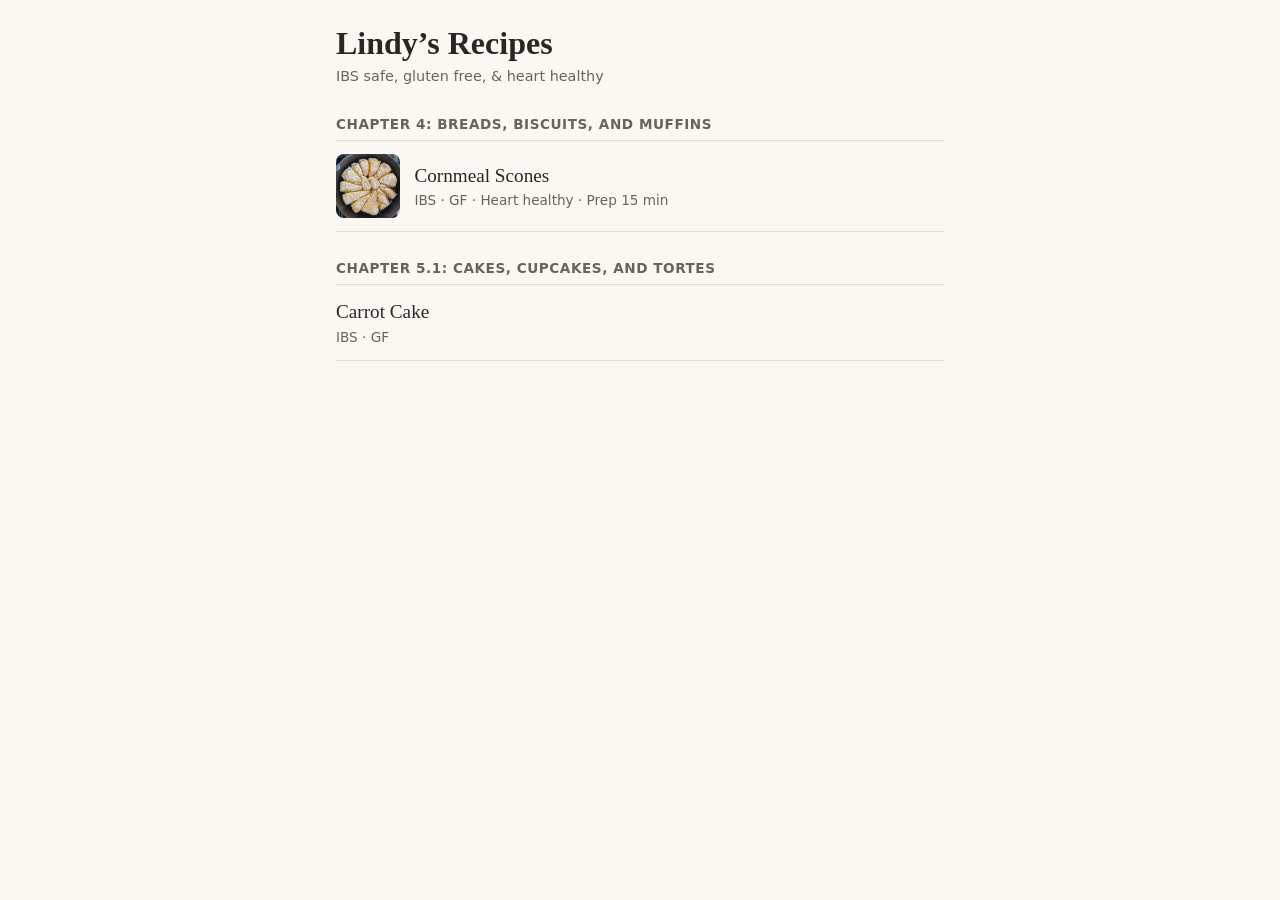
<file: index.html>
<!doctype html>
<html lang="en">
<head>
<meta charset="utf-8">
<meta name="viewport" content="width=device-width, initial-scale=1">
<title>Lindy’s Recipes</title>
<link rel="stylesheet" href="style.css">
</head>
<body>
<main>
<h1 class="site-title">Lindy’s Recipes</h1>
<p class="subtitle">IBS safe, gluten free, &amp; heart healthy</p>
<section class="chapter-group" id="chapter-4">
<h2 class="chapter-heading">Chapter 4: Breads, Biscuits, and Muffins</h2>
<ul class="recipe-list">
<li><a href="cornmeal-scones.html"><img src="images/cornmeal-scones.jpg" alt="" loading="lazy"><span><span class="name">Cornmeal Scones</span><span class="sub">IBS &middot; GF &middot; Heart healthy &middot; Prep 15 min</span></span></a></li>
</ul>
</section>
<section class="chapter-group" id="chapter-5-1">
<h2 class="chapter-heading">Chapter 5.1: Cakes, Cupcakes, and Tortes</h2>
<ul class="recipe-list">
<li><a href="carrot-cake.html"><span><span class="name">Carrot Cake</span><span class="sub">IBS &middot; GF</span></span></a></li>
</ul>
</section>
</main>
</body>
</html>
</file>
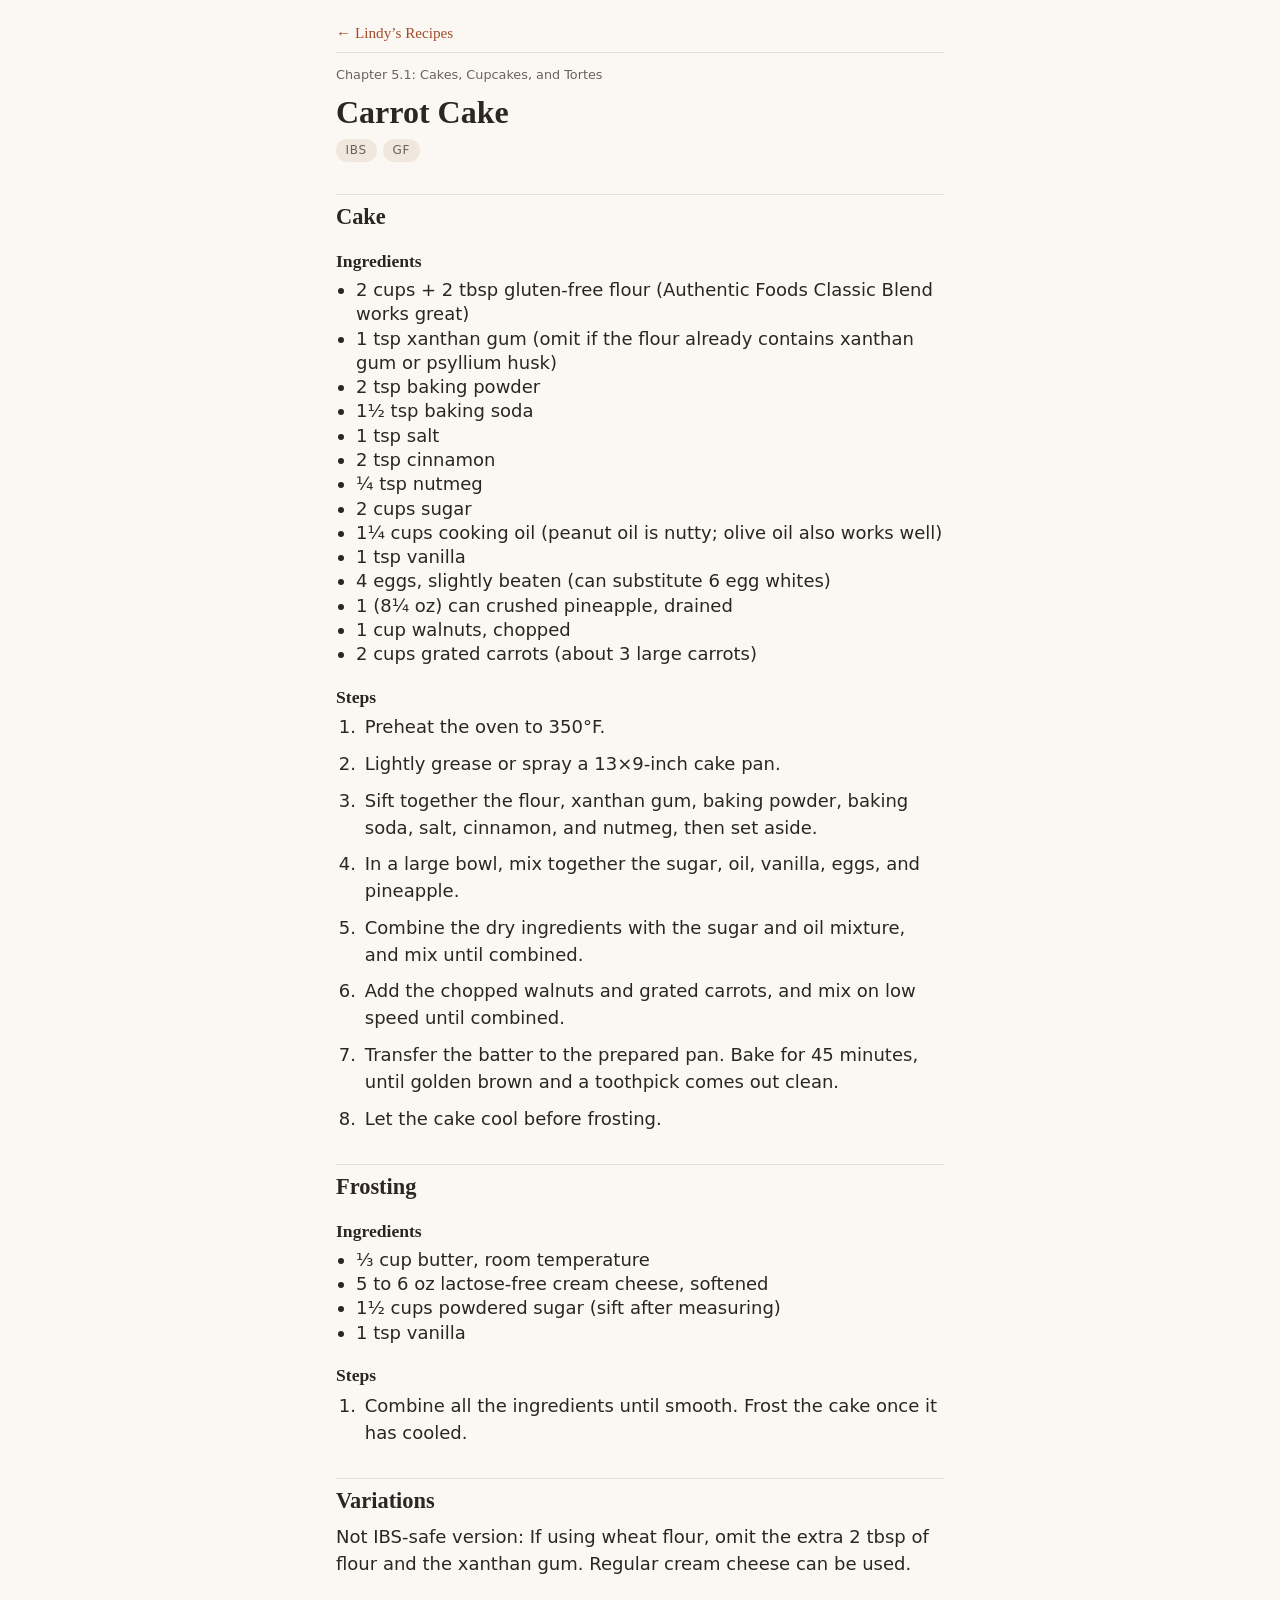
<file: carrot-cake.html>
<!doctype html>
<html lang="en">
<head>
<meta charset="utf-8">
<meta name="viewport" content="width=device-width, initial-scale=1">
<title>Carrot Cake &ndash; Lindy’s Recipes</title>
<link rel="stylesheet" href="style.css">
</head>
<body>
<main>
<nav class="site-bar"><a class="back" href="index.html">&larr; Lindy’s Recipes</a></nav>
<article class="recipe">
<header>
<p class="chapter"><a href="index.html#chapter-5-1">Chapter 5.1: Cakes, Cupcakes, and Tortes</a></p>
<h1>Carrot Cake</h1>
<ul class="tags"><li>IBS</li><li>GF</li></ul>
</header>
<section class="part">
<h2>Cake</h2>
<h3>Ingredients</h3>
<ul class="ingredients"><li>2 cups + 2 tbsp gluten-free flour (Authentic Foods Classic Blend works great)</li><li>1 tsp xanthan gum (omit if the flour already contains xanthan gum or psyllium husk)</li><li>2 tsp baking powder</li><li>1½ tsp baking soda</li><li>1 tsp salt</li><li>2 tsp cinnamon</li><li>¼ tsp nutmeg</li><li>2 cups sugar</li><li>1¼ cups cooking oil (peanut oil is nutty; olive oil also works well)</li><li>1 tsp vanilla</li><li>4 eggs, slightly beaten (can substitute 6 egg whites)</li><li>1 (8¼ oz) can crushed pineapple, drained</li><li>1 cup walnuts, chopped</li><li>2 cups grated carrots (about 3 large carrots)</li></ul>
<h3>Steps</h3>
<ol class="steps"><li>Preheat the oven to 350°F.</li><li>Lightly grease or spray a 13×9-inch cake pan.</li><li>Sift together the flour, xanthan gum, baking powder, baking soda, salt, cinnamon, and nutmeg, then set aside.</li><li>In a large bowl, mix together the sugar, oil, vanilla, eggs, and pineapple.</li><li>Combine the dry ingredients with the sugar and oil mixture, and mix until combined.</li><li>Add the chopped walnuts and grated carrots, and mix on low speed until combined.</li><li>Transfer the batter to the prepared pan. Bake for 45 minutes, until golden brown and a toothpick comes out clean.</li><li>Let the cake cool before frosting.</li></ol>
</section>
<section class="part">
<h2>Frosting</h2>
<h3>Ingredients</h3>
<ul class="ingredients"><li>⅓ cup butter, room temperature</li><li>5 to 6 oz lactose-free cream cheese, softened</li><li>1½ cups powdered sugar (sift after measuring)</li><li>1 tsp vanilla</li></ul>
<h3>Steps</h3>
<ol class="steps"><li>Combine all the ingredients until smooth. Frost the cake once it has cooled.</li></ol>
</section>
<section class="notes">
<h2>Variations</h2>
<p>Not IBS-safe version: If using wheat flour, omit the extra 2 tbsp of flour and the xanthan gum. Regular cream cheese can be used.</p>
</section>
</article>
</main>
</body>
</html>
</file>
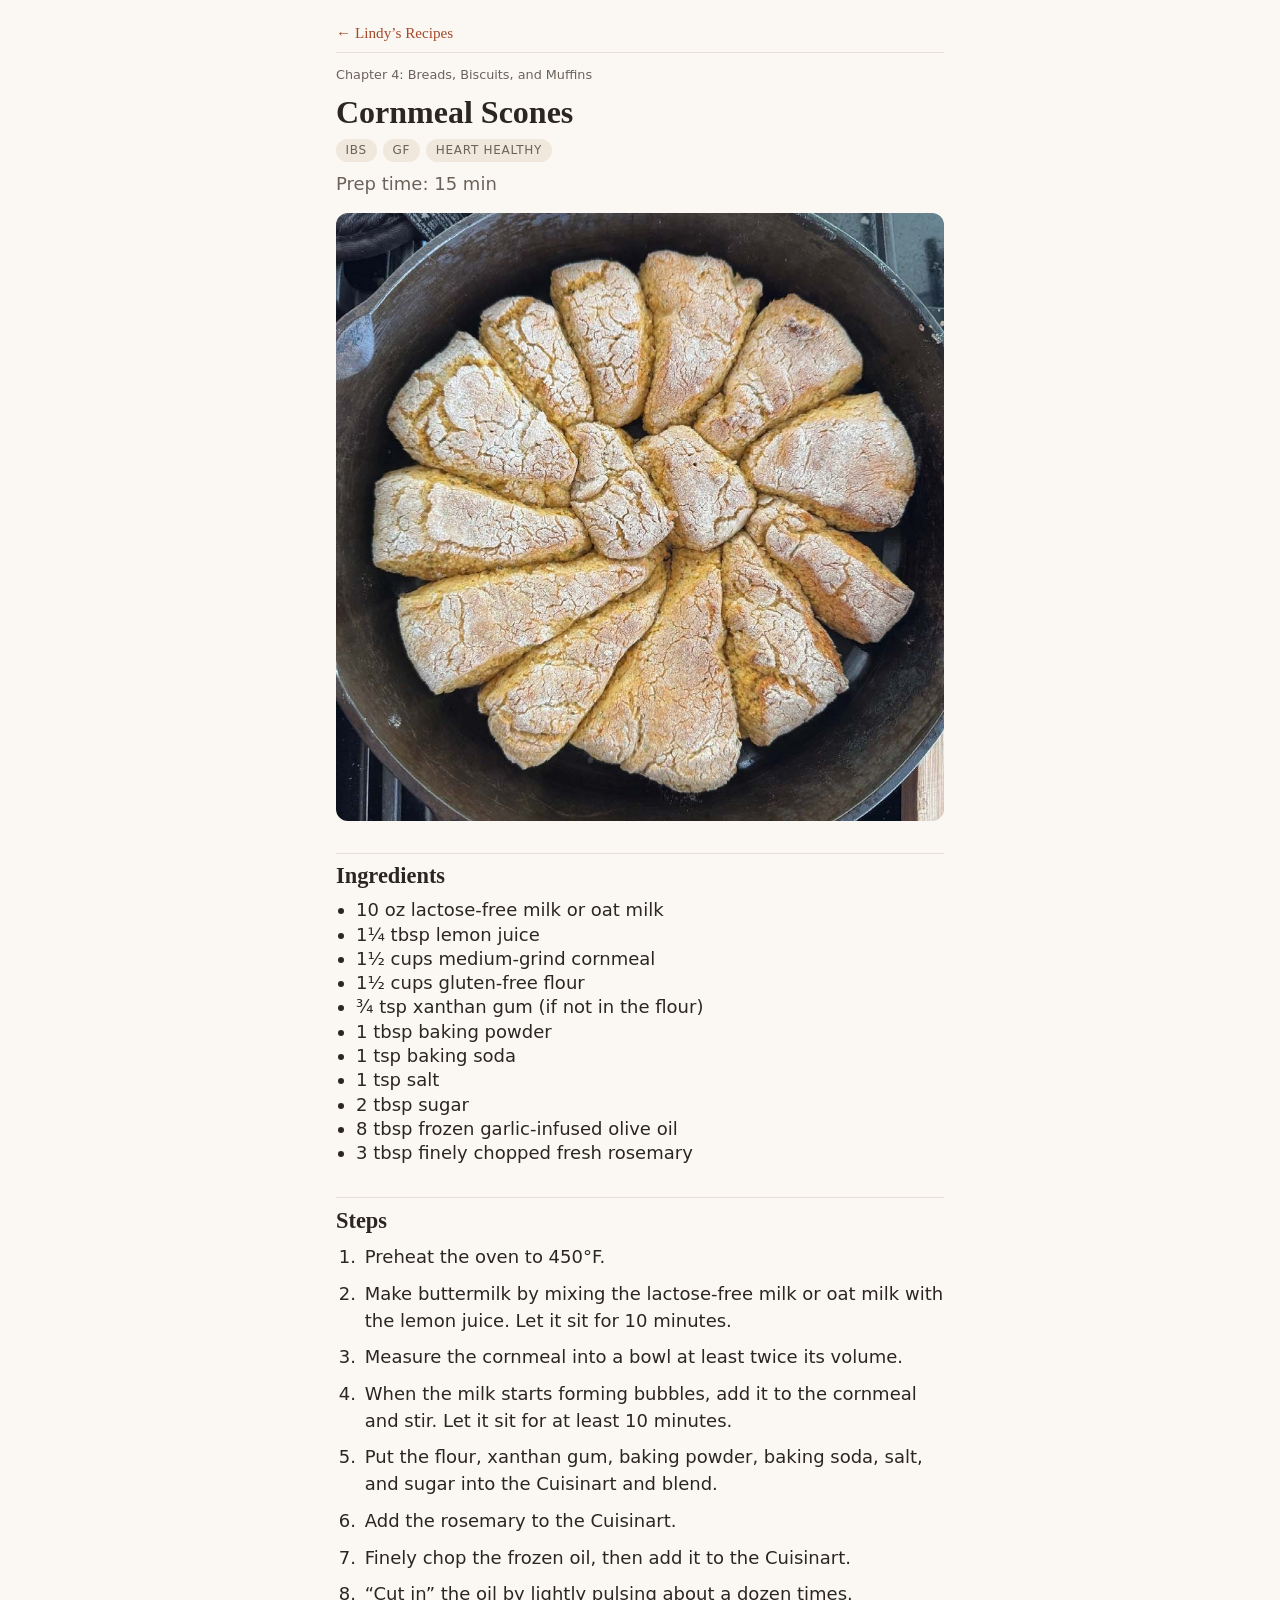
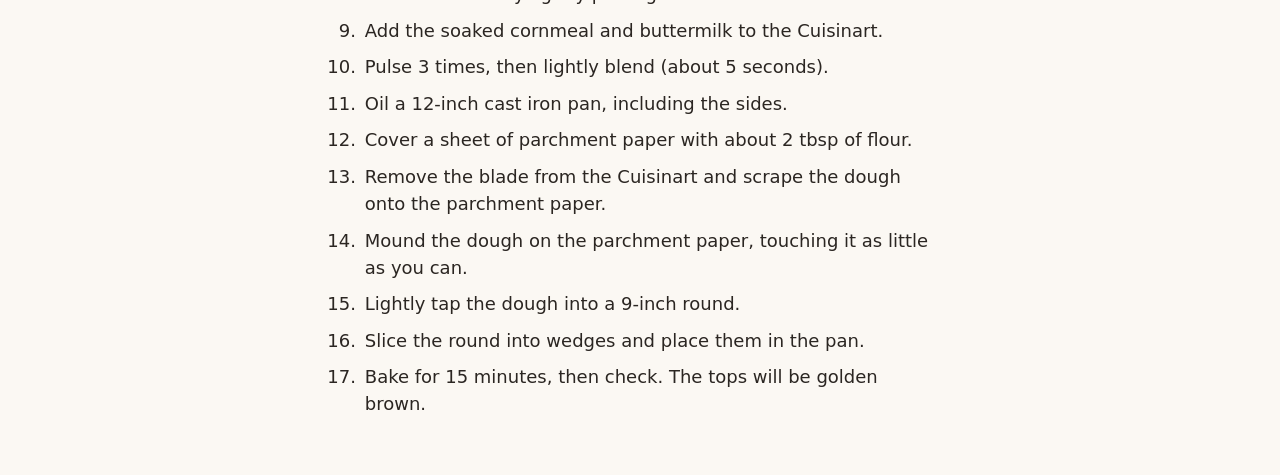
<file: cornmeal-scones.html>
<!doctype html>
<html lang="en">
<head>
<meta charset="utf-8">
<meta name="viewport" content="width=device-width, initial-scale=1">
<title>Cornmeal Scones &ndash; Lindy’s Recipes</title>
<link rel="stylesheet" href="style.css">
</head>
<body>
<main>
<nav class="site-bar"><a class="back" href="index.html">&larr; Lindy’s Recipes</a></nav>
<article class="recipe">
<header>
<p class="chapter"><a href="index.html#chapter-4">Chapter 4: Breads, Biscuits, and Muffins</a></p>
<h1>Cornmeal Scones</h1>
<ul class="tags"><li>IBS</li><li>GF</li><li>Heart healthy</li></ul>
<p class="meta">Prep time: 15 min</p>
</header>
<figure class="photo"><img src="images/cornmeal-scones.jpg" alt="Twelve golden cornmeal scones arranged in a cast iron pan"></figure>
<section class="single">
<h2>Ingredients</h2>
<ul class="ingredients"><li>10 oz lactose-free milk or oat milk</li><li>1¼ tbsp lemon juice</li><li>1½ cups medium-grind cornmeal</li><li>1½ cups gluten-free flour</li><li>¾ tsp xanthan gum (if not in the flour)</li><li>1 tbsp baking powder</li><li>1 tsp baking soda</li><li>1 tsp salt</li><li>2 tbsp sugar</li><li>8 tbsp frozen garlic-infused olive oil</li><li>3 tbsp finely chopped fresh rosemary</li></ul>
<h2>Steps</h2>
<ol class="steps"><li>Preheat the oven to 450°F.</li><li>Make buttermilk by mixing the lactose-free milk or oat milk with the lemon juice. Let it sit for 10 minutes.</li><li>Measure the cornmeal into a bowl at least twice its volume.</li><li>When the milk starts forming bubbles, add it to the cornmeal and stir. Let it sit for at least 10 minutes.</li><li>Put the flour, xanthan gum, baking powder, baking soda, salt, and sugar into the Cuisinart and blend.</li><li>Add the rosemary to the Cuisinart.</li><li>Finely chop the frozen oil, then add it to the Cuisinart.</li><li>“Cut in” the oil by lightly pulsing about a dozen times.</li><li>Add the soaked cornmeal and buttermilk to the Cuisinart.</li><li>Pulse 3 times, then lightly blend (about 5 seconds).</li><li>Oil a 12-inch cast iron pan, including the sides.</li><li>Cover a sheet of parchment paper with about 2 tbsp of flour.</li><li>Remove the blade from the Cuisinart and scrape the dough onto the parchment paper.</li><li>Mound the dough on the parchment paper, touching it as little as you can.</li><li>Lightly tap the dough into a 9-inch round.</li><li>Slice the round into wedges and place them in the pan.</li><li>Bake for 15 minutes, then check. The tops will be golden brown.</li></ol>
</section>
</article>
</main>
</body>
</html>
</file>
<file: style.css>
/* Family recipe site: mobile-first, readable, tight ingredient lists. */

:root {
  --bg: #fbf8f3;
  --fg: #2b2622;
  --muted: #6b625a;
  --accent: #a4492a;
  --rule: #e6ded3;
  --chip: #f0e8dc;
}

@media (prefers-color-scheme: dark) {
  :root {
    --bg: #1c1917;
    --fg: #efe8e0;
    --muted: #a69d93;
    --accent: #e08b68;
    --rule: #3a3430;
    --chip: #2b2623;
  }
}

* { box-sizing: border-box; }

html { -webkit-text-size-adjust: 100%; }

body {
  margin: 0;
  background: var(--bg);
  color: var(--fg);
  font: 18px/1.5 system-ui, -apple-system, "Segoe UI", Roboto, sans-serif;
}

main {
  max-width: 40rem;
  margin: 0 auto;
  padding: 1rem 1rem 3rem;
}

h1, h2, h3 {
  font-family: Georgia, "Times New Roman", serif;
  line-height: 1.2;
}

h1 { font-size: 2rem; margin: 0.5rem 0; }
h2 { font-size: 1.4rem; margin: 2rem 0 0.5rem; padding-top: 0.6rem; border-top: 1px solid var(--rule); }
h3 { font-size: 1.1rem; margin: 1.25rem 0 0.35rem; }

a { color: var(--accent); }

/* Slim site header on recipe pages: site name doubles as the link home. */
.site-bar {
  margin-bottom: 0.75rem;
  border-bottom: 1px solid var(--rule);
}

.back {
  display: inline-block;
  padding: 0.35rem 0 0.5rem;
  font-family: Georgia, "Times New Roman", serif;
  font-size: 0.95rem;
  text-decoration: none;
}

/* Tags and meta */
.tags {
  display: flex;
  flex-wrap: wrap;
  gap: 0.4rem;
  margin: 0 0 0.5rem;
  padding: 0;
  list-style: none;
}

.tags li {
  background: var(--chip);
  color: var(--muted);
  font-size: 0.75rem;
  letter-spacing: 0.06em;
  text-transform: uppercase;
  padding: 0.15rem 0.6rem;
  border-radius: 999px;
}

.meta { margin: 0.25rem 0 1rem; color: var(--muted); }

/* Photo: full image is kept on disk; display is cropped to a square. */
.photo { margin: 1rem 0 0.5rem; }

.photo img {
  display: block;
  width: 100%;
  aspect-ratio: 1 / 1;
  object-fit: cover;
  border-radius: 12px;
}

/* Ingredients: deliberately tight line spacing. */
.ingredients {
  margin: 0;
  padding-left: 1.25rem;
  line-height: 1.35;
}

.ingredients li { margin: 0; }

/* Steps */
.steps { margin: 0; padding-left: 1.6rem; }
.steps li { margin: 0 0 0.6rem; padding-left: 0.2rem; }

.notes p { margin: 0.25rem 0 0.75rem; }

/* Small chapter line above the recipe title */
.chapter {
  margin: 0.25rem 0 0;
  font-size: 0.8rem;
  color: var(--muted);
}

.chapter a { color: inherit; text-decoration: none; }

/* Index page */
.chapter-group .recipe-list { margin: 0.5rem 0 0; }

.chapter-heading {
  margin: 1.75rem 0 0;
  padding: 0;
  border: 0;
  font-size: 0.85rem;
  font-family: system-ui, -apple-system, "Segoe UI", Roboto, sans-serif;
  letter-spacing: 0.04em;
  text-transform: uppercase;
  color: var(--muted);
}

.site-title { margin-bottom: 0.25rem; }

.subtitle {
  margin: 0;
  color: var(--muted);
  font-size: 0.9rem;
}

.recipe-list {
  margin: 1.5rem 0;
  padding: 0;
  list-style: none;
  border-bottom: 1px solid var(--rule);
}

.recipe-list li { border-top: 1px solid var(--rule); }

.recipe-list a {
  display: flex;
  align-items: center;
  gap: 0.9rem;
  padding: 0.8rem 0;
  color: inherit;
  text-decoration: none;
}

.recipe-list img {
  width: 64px;
  height: 64px;
  flex: none;
  object-fit: cover;
  border-radius: 8px;
}

.recipe-list .name {
  display: block;
  font-family: Georgia, "Times New Roman", serif;
  font-size: 1.2rem;
}

.recipe-list .sub {
  display: block;
  color: var(--muted);
  font-size: 0.85rem;
}

@media print {
  body { background: #fff; color: #000; font-size: 12pt; }
  .site-bar { display: none; }
  .photo img { max-width: 3in; aspect-ratio: auto; }
  h2 { border-top: none; }
}
</file>
